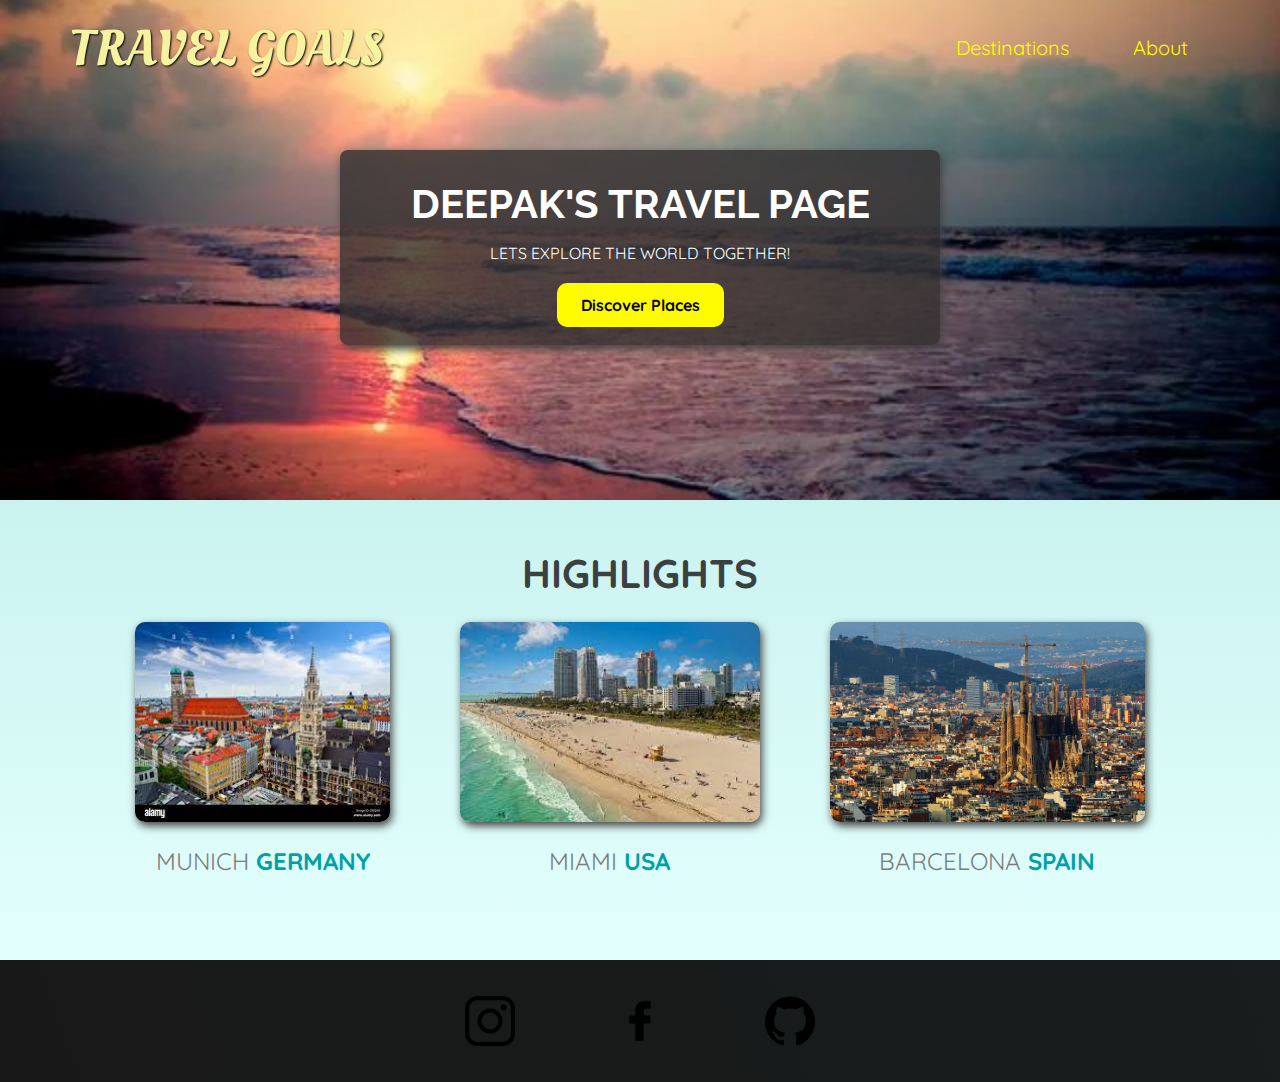
<file: index.html>
<!DOCTYPE html>
<html lang="en">

<head>
    <meta charset="UTF-8">
    <meta http-equiv="X-UA-Compatible" content="IE=edge">
    <meta name="viewport" content="width=device-width, initial-scale=1.0">
    <link
        href="https://fonts.googleapis.com/css2?family=Oleo+Script&family=Quicksand&family=Raleway:wght@300&display=swap"
        rel="stylesheet">
    <link rel="icon" href="./images/icons/favicon.ico" type="image/x-icon">

    <link rel="stylesheet" href="./shared.css">
    <link rel="stylesheet" href="./style.css">
    <title>Travel Goals</title>
</head>

<body>
    <header>
        <div id="page-logo">
            <a href="/index.html">Travel Goals</a>
        </div>
        <nav>
            <ul>
                <li><a href="./places.html">Destinations</a></li>
                <li><a href="./about.html">About</a></li>
            </ul>
        </nav>
    </header>

    <main>
        <section id="hero">
            <div id="hero-content">
                <h1>Deepak's Travel Page</h1>
                <p>lets explore the world together!</p>
                <a href="./places.html">Discover Places</a>
            </div>
        </section>
        <section id="highlights">
            <h2>highlights</h2>
            <ul id="destinations">
                <li class="destination">
                    <a href="https://en.wikipedia.org/wiki/munich"><img src="./images/places/munich.jfif"
                            alt="Munich Beach"></a>
                    <p>Munich <strong>Germany</strong></p>
                </li>
                <li class="destination">
                    <a href="https://en.wikipedia.org/wiki/miami"><img src="./images/places/miami.jfif"
                            alt="Miami Beach"></a>
                    <p>Miami <strong>USA</strong></p>
                </li>
                <li class="destination">
                    <a href="https://en.wikipedia.org/wiki/barcelona"><img src="./images/places/barcelona.jpg"
                            alt="BARCELONA Beach"></a>
                    <p>Barcelona <strong>Spain</strong></p>
                </li>
            </ul>
        </section>
    </main>

    <footer>
        <ul>
            <li>
                <a href="https://www.instagram.com/i_deepakrajput"><img src="./images/icons/instagram.png"
                        alt="instagram logo"></a>
            </li>
            <li>
                <a href="https://www.facebook.com/ideepakrajput"><img src="./images/icons/facebook.png"
                        alt="facebook logo"></a>
            </li>
            <li>
                <a href="https://www.github.com/ideepakrajput"><img src="./images/icons/github.png"
                        alt="github logo"></a>
            </li>
        </ul>
    </footer>
</body>

</html>
</file>
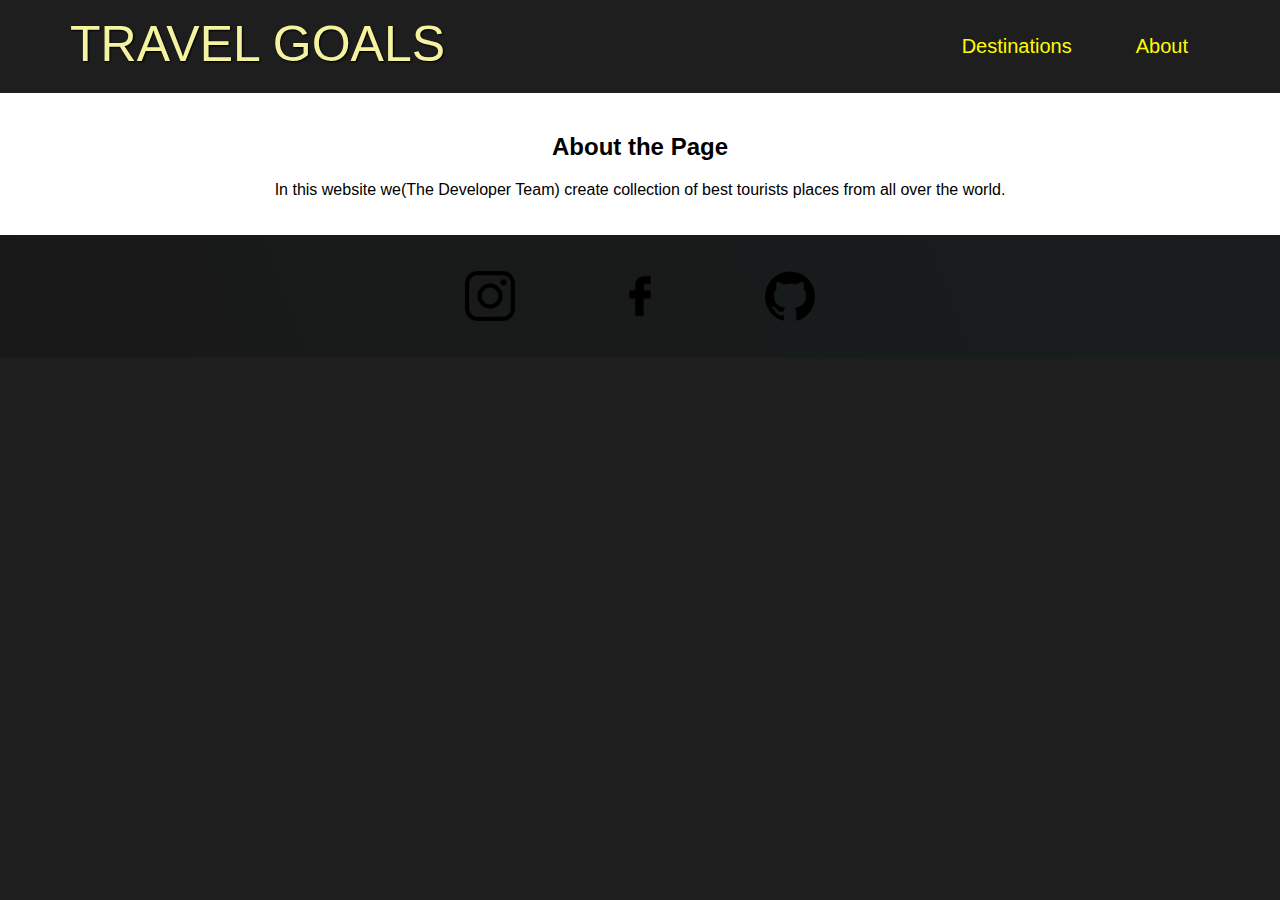
<file: about.html>
<!DOCTYPE html>
<html lang="en">

<head>
    <meta charset="UTF-8">
    <meta http-equiv="X-UA-Compatible" content="IE=edge">
    <meta name="viewport" content="width=device-width, initial-scale=1.0">
    <link rel="stylesheet" href="./shared.css">
    <link rel="stylesheet" href="./about.css">
    <title>Travel Goals : About</title>
</head>

<body>
    <header>
        <div id="page-logo">
            <a href="./index.html">Travel Goals</a>
        </div>
        <nav>
            <ul>
                <li><a href="./places.html">Destinations</a></li>
                <li><a href="./about.html">About</a></li>
            </ul>
        </nav>
    </header>

    <main>
        <div id="page">
            <h2>About the Page</h2>

            <p>
                In this website we(The Developer Team) create collection of best tourists places from all over the
                world.
            </p>
        </div>
    </main>

    <footer>
        <ul>
            <li>
                <a href="https://www.instagram.com/i_deepakrajput"><img src="./images/icons/instagram.png"
                        alt="instagram logo"></a>
            </li>
            <li>
                <a href="https://www.facebook.com/ideepakrajput"><img src="./images/icons/facebook.png"
                        alt="facebook logo"></a>
            </li>
            <li>
                <a href="https://www.github.com/ideepakrajput"><img src="./images/icons/github.png"
                        alt="github logo"></a>
            </li>
        </ul>
    </footer>
</body>

</html>
</file>
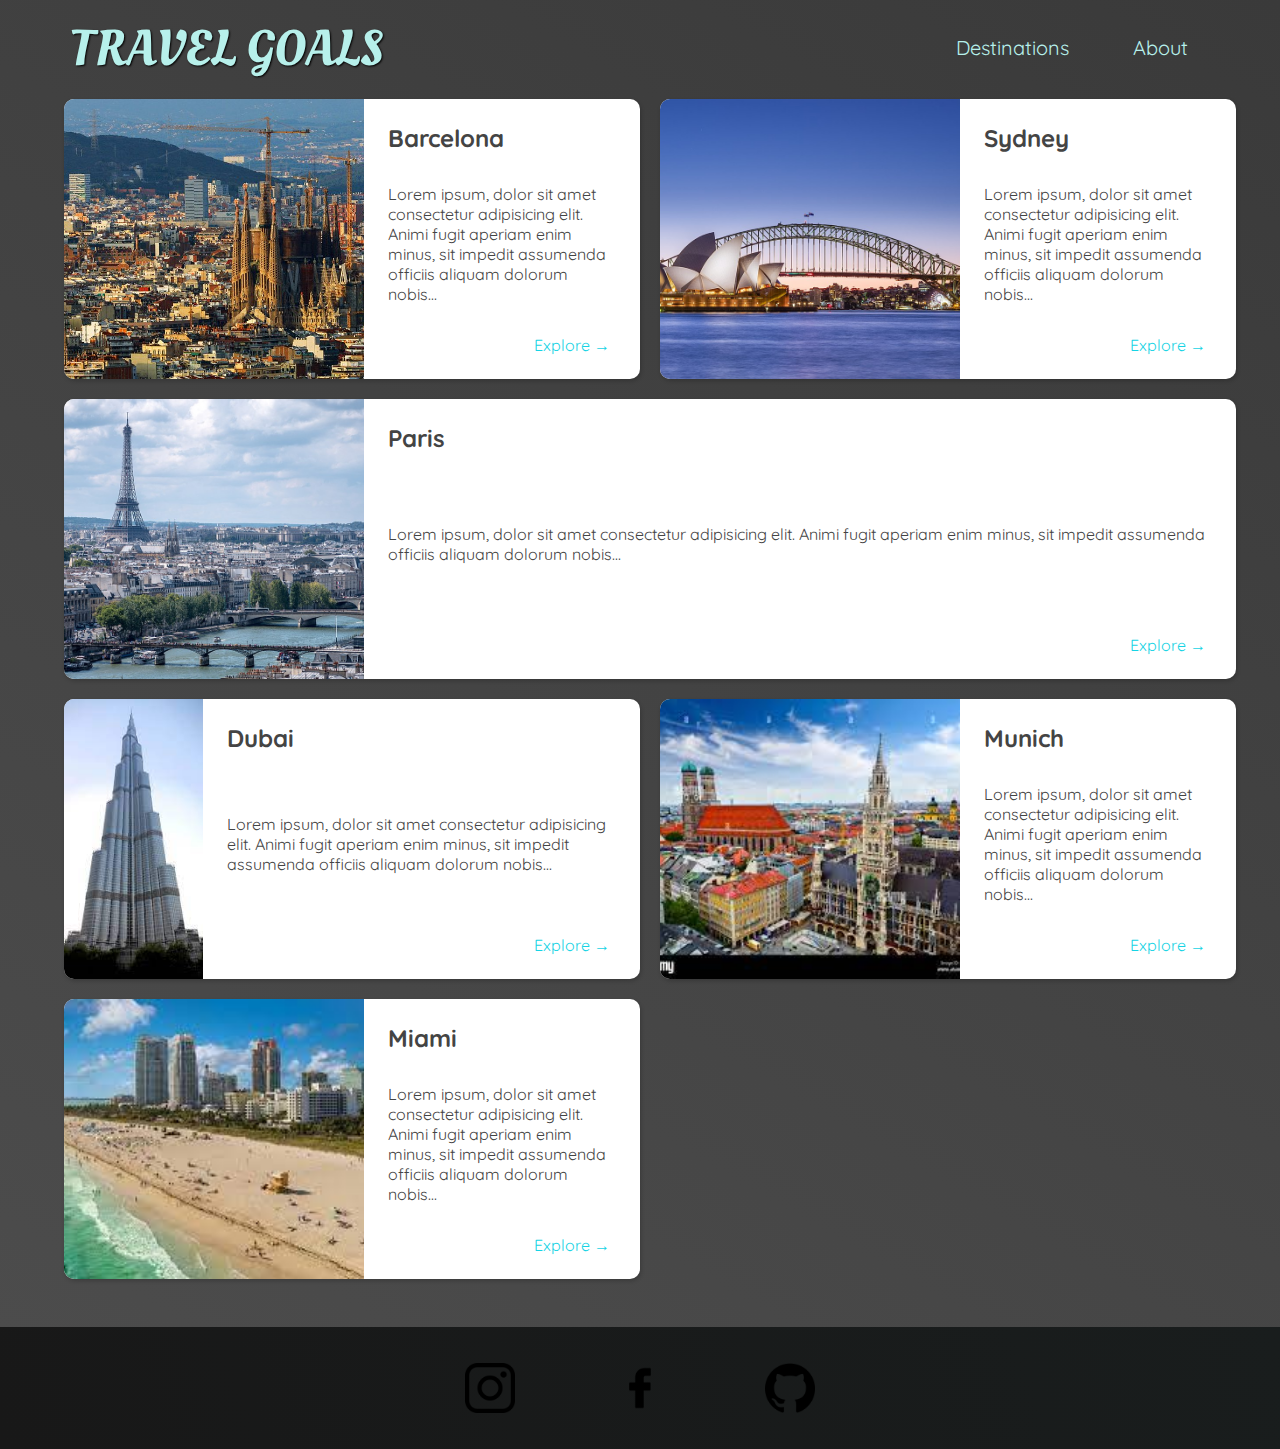
<file: places.html>
<!DOCTYPE html>
<html lang="en">

<head>
    <meta charset="UTF-8">
    <meta http-equiv="X-UA-Compatible" content="IE=edge">
    <meta name="viewport" content="width=device-width, initial-scale=1.0">
    <link
        href="https://fonts.googleapis.com/css2?family=Oleo+Script&family=Quicksand&family=Raleway:wght@300&display=swap"
        rel="stylesheet">
    <link rel="stylesheet" href="./shared.css">
    <link rel="stylesheet" href="./places.css">
    <title>Travel Goals</title>
</head>

<body>
    <header>
        <div id="page-logo">
            <a href="/index.html">Travel Goals</a>
        </div>
        <nav>
            <ul>
                <li><a href="./places.html">Destinations</a></li>
                <li><a href="./about.html">About</a></li>
            </ul>
        </nav>
    </header>

    <main>
        <ul>
            <li>
                <img src="./images/places/barcelona.jpg" alt="city of barcelona">
                <div class="item-content">
                    <h2>Barcelona</h2>
                    <p>
                        Lorem ipsum, dolor sit amet consectetur adipisicing elit. Animi fugit aperiam enim minus, sit
                        impedit assumenda officiis aliquam dolorum nobis...
                    </p>
                    <div class="actions">
                        <a href="https://en.wikipedia.org/wiki/barcelona">Explore &#x2192</a>
                    </div>
                </div>
            </li>
            <li>
                <img src="./images/places/sydney.jpg" alt="city of sydney">
                <div class="item-content">
                    <h2>Sydney</h2>
                    <p>
                        Lorem ipsum, dolor sit amet consectetur adipisicing elit. Animi fugit aperiam enim minus, sit
                        impedit assumenda officiis aliquam dolorum nobis...
                    </p>
                    <div class="actions">
                        <a href="https://en.wikipedia.org/wiki/sydney">Explore &#x2192</a>
                    </div>
                </div>
            </li>
            <li>
                <img src="./images/places/paris.jpg" alt="city of paris">
                <div class="item-content">
                    <h2>Paris</h2>
                    <p>
                        Lorem ipsum, dolor sit amet consectetur adipisicing elit. Animi fugit aperiam enim minus, sit
                        impedit assumenda officiis aliquam dolorum nobis...
                    </p>
                    <div class="actions">
                        <a href="https://en.wikipedia.org/wiki/paris">Explore &#x2192</a>
                    </div>
                </div>
            </li>
            <li>
                <img src="./images/places/dubai.jpg" alt="city of dubai">
                <div class="item-content">
                    <h2>Dubai</h2>
                    <p>
                        Lorem ipsum, dolor sit amet consectetur adipisicing elit. Animi fugit aperiam enim minus, sit
                        impedit assumenda officiis aliquam dolorum nobis...
                    </p>
                    <div class="actions">
                        <a href="https://en.wikipedia.org/wiki/dubai">Explore &#x2192</a>
                    </div>
                </div>
            </li>
            <li>
                <img src="./images/places/munich.jfif" alt="city of munich">
                <div class="item-content">
                    <h2>Munich</h2>
                    <p>
                        Lorem ipsum, dolor sit amet consectetur adipisicing elit. Animi fugit aperiam enim minus, sit
                        impedit assumenda officiis aliquam dolorum nobis...
                    </p>
                    <div class="actions">
                        <a href="https://en.wikipedia.org/wiki/Munich">Explore &#x2192</a>
                    </div>
                </div>
            </li>
            <!-- </ul> -->
            <!-- <ul> -->
            <li>
                <img src="./images/places/miami.jfif" alt="city of miami">
                <div class="item-content">
                    <h2>Miami</h2>
                    <p>
                        Lorem ipsum, dolor sit amet consectetur adipisicing elit. Animi fugit aperiam enim minus, sit
                        impedit assumenda officiis aliquam dolorum nobis...
                    </p>
                    <div class="actions">
                        <a href="https://en.wikipedia.org/wiki/miami">Explore &#x2192</a>
                    </div>
                </div>
            </li>
        </ul>
    </main>
    <footer>
        <ul>
            <li>
                <a href="https://www.instagram.com/i_deepakrajput"><img src="./images/icons/instagram.png"
                        alt="instagram logo"></a>
            </li>
            <li>
                <a href="https://www.facebook.com/ideepakrajput"><img src="./images/icons/facebook.png"
                        alt="facebook logo"></a>
            </li>
            <li>
                <a href="https://www.github.com/ideepakrajput"><img src="./images/icons/github.png"
                        alt="github logo"></a>
            </li>
        </ul>
    </footer>
</body>

</html>
</file>
<file: shared.css>
body {
  margin: 0;
  font-family: "Quicksand", sans-serif;
}

header {
  display: flex;
  justify-content: space-between;
  padding: 15px 60px;
  position: absolute;
  width: 100%;
  box-sizing: border-box;
}

header ul {
  display: flex;
}

header li {
  margin: 20px;
}
header a {
  color: rgb(255, 251, 0);
  text-decoration: none;
  cursor: pointer;
  font-size: 20px;
  padding: 12px;
  text-shadow: rgba(0, 0, 0, 0.2);
  border-radius: 6px;
}
header li a:hover {
  color: rgb(0, 0, 0);
  background-color: rgb(255, 251, 0);
}
ul {
  list-style: none;
  margin: 0;
  padding: 0;
}

#page-logo a {
  padding: 10px;
  font-family: "Oleo Script", sans-serif;
  font-size: 50px;
  color: rgb(245, 243, 160);
  text-decoration: none;
  cursor: pointer;
  text-transform: uppercase;
  text-shadow: 1px 1px 2px rgb(0, 0, 0);
}
footer {
  background: linear-gradient(70deg, rgb(24, 24, 24), rgb(25, 29, 29));
  padding: 36px;
}

footer ul {
  display: flex;
  justify-content: center;
}
footer li {
  width: 50px;
  height: 50px;
  margin: 0 50px;
}

footer img {
  width: 100%;
  height: 100%;
}
</file>
<file: style.css>
#hero {
  height: 500px;
  background-image: url("/images/places/ocean.jpg");
  background-position: center;
  background-size: cover;
}

#hero-content {
  width: 600px;
  background-color: rgba(51, 47, 47, 0.8);
  box-shadow: 2px 4px 8px rgb(68, 67, 67);
  text-align: center;
  padding: 30px 0px;
  margin: 0 auto;
  position: relative;
  top: 150px;
  border-radius: 8px;
}

#hero-content h1 {
  color: white;
  text-transform: uppercase;
  font-size: 40px;
  margin: 0;
  font-family: "Raleway", sans-serif;
}

#hero-content p {
  color: white;
  text-transform: uppercase;
  font-size: 16px;
  font-weight: 300px;
  margin-bottom: 32px;
}

#hero-content a {
  text-decoration: none;
  background-color: rgb(255, 251, 0);
  border-radius: 10px;
  padding: 12px 24px;
  color: black;
  font-size: 16px;
  font-weight: bold;
}

#hero-content a:hover {
  background-color: rgb(255, 238, 0);
}

#highlights h2 {
  text-align: center;
  text-transform: uppercase;
  font-size: 40px;
  color: rgb(59, 65, 64);
  margin: 24px 0;
}

#highlights {
  padding: 24px;
  background: linear-gradient(0deg, rgb(227, 255, 253), rgb(202, 243, 240));
}
#destinations {
  display: flex;
  width: 90%;
  margin: auto;
  margin-bottom: 40px;
  justify-content: space-evenly;
}

.destination {
  margin: 0px 20px;
  text-transform: uppercase;
}

.destination p {
  text-align: center;
  font-size: 24px;
  color: rgb(124, 123, 123);
  margin: 20px 0px;
}
.destination strong {
  color: rgb(0, 160, 167);
}

.destination img {
  height: 200px;
  width: 100%;
  box-shadow: 2px 4px 8px rgb(68, 67, 67);
  border-radius: 10px;
  object-fit: cover;
}
</file>
<file: about.css>
body {
  background-color: rgb(30, 30, 31);
}
header {
  position: static;
}
#page {
  background-color: rgb(255, 255, 255);
  text-align: center;
  margin: 0px auto;
  padding: 20px;
}
</file>
<file: places.css>
body {
  background: linear-gradient(30deg, rgb(77, 77, 77), rgb(58, 58, 58));
  color: rgb(68, 68, 68);
}

#page-logo a {
  color: rgb(183, 240, 235);
}
header {
  position: static;
}

header a {
  color: rgb(183, 240, 235);
}

header nav a:hover {
  background-color: rgb(183, 240, 235);
  color: rgb(59, 59, 59);
}
main ul {
  display: grid;
  grid-template-columns: 50% 50%;
  width: 90%;
  margin: 0px auto 48px auto;
  gap: 20px;
}

main li:nth-of-type(3) {
  grid-column: 1 / span 2;
}

main li {
  display: flex;
  background-color: white;
  box-shadow: 1px 2px 4px rgba(0, 0, 0, 0.2);
  border-radius: 10px;
  overflow: hidden;
  /* margin: 30px 30px; */
}

.item-content {
  display: flex;
  justify-content: space-between;
  flex-direction: column;
  padding: 24px;
}

.item-content h2 {
  margin: 0;
}

main li img {
  width: 300px;
  height: 280px;
  object-fit: cover;
}

.actions {
  text-align: right;
}

.actions a {
  text-decoration: none;
  padding: 6px;
  color: rgb(22, 211, 228);
  border-radius: 5px;
}

.actions a:hover {
  background-color: rgb(235, 253, 255);
}
</file>
